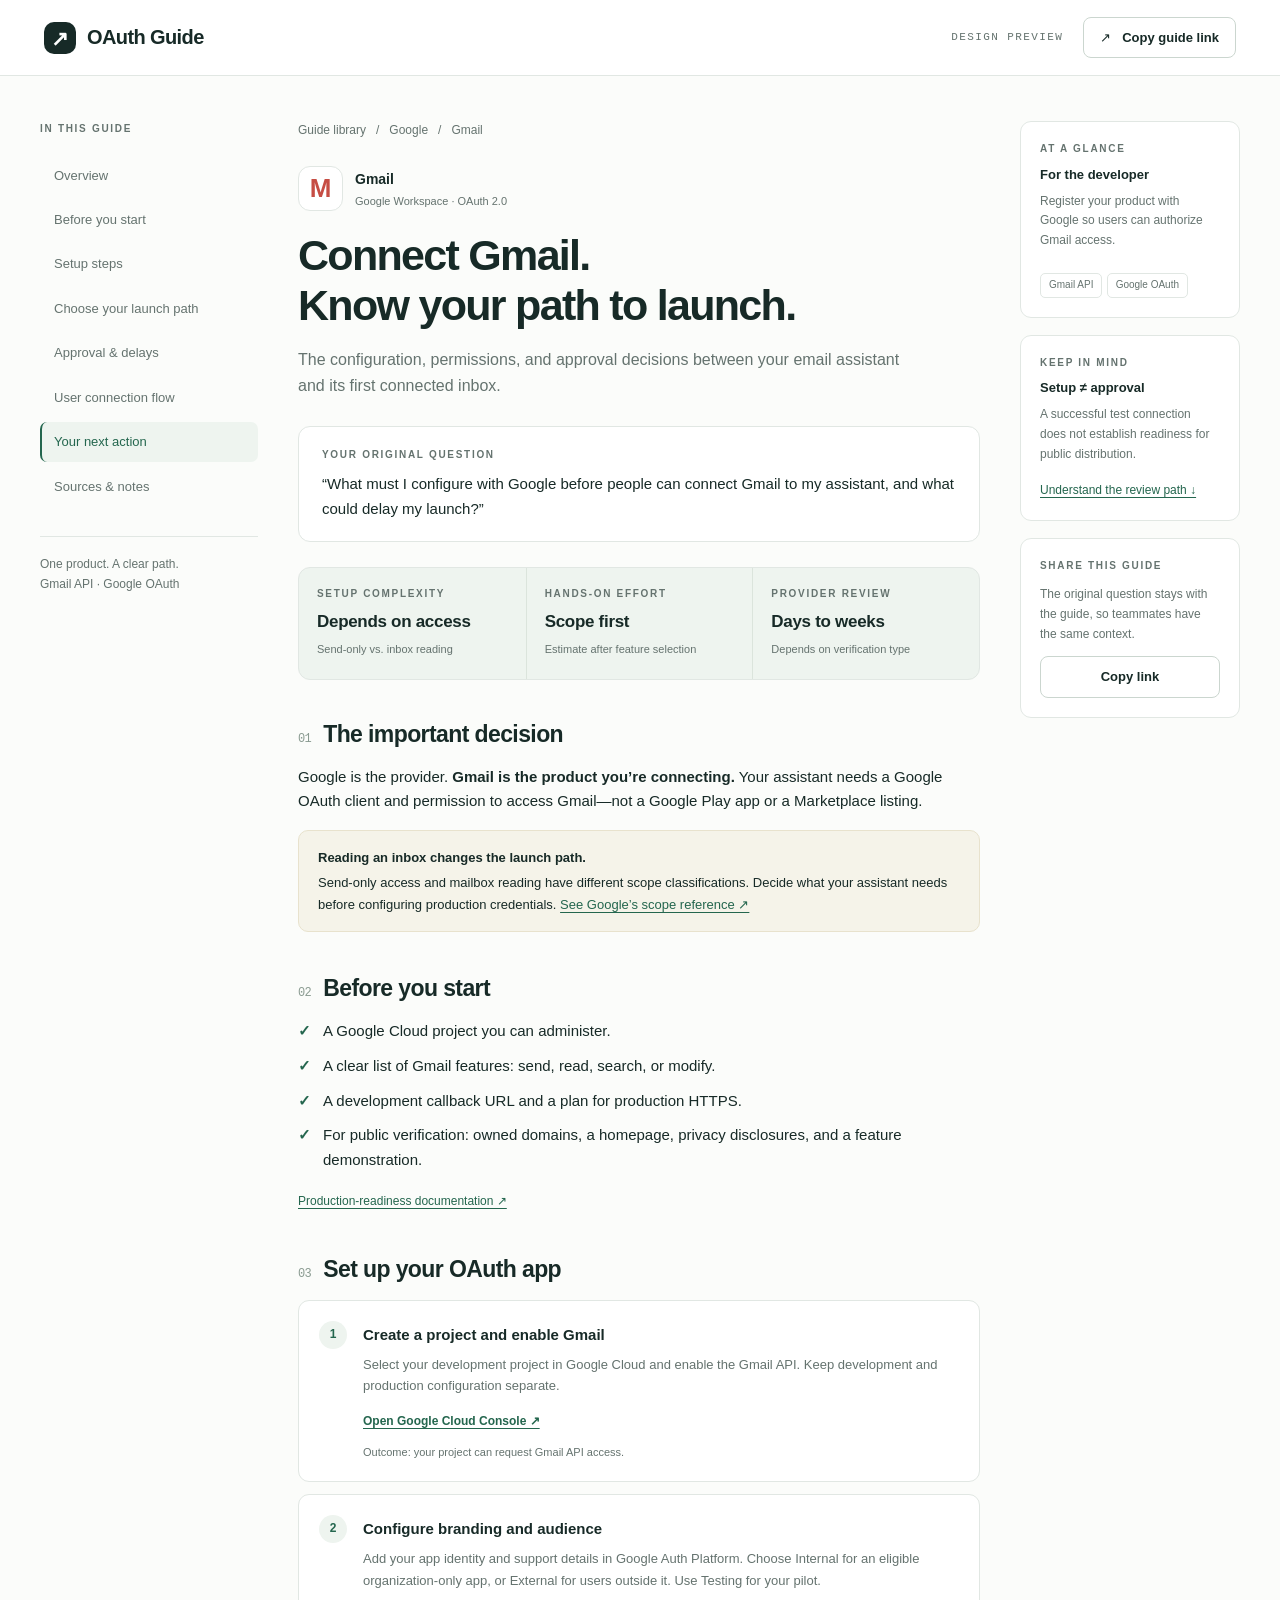
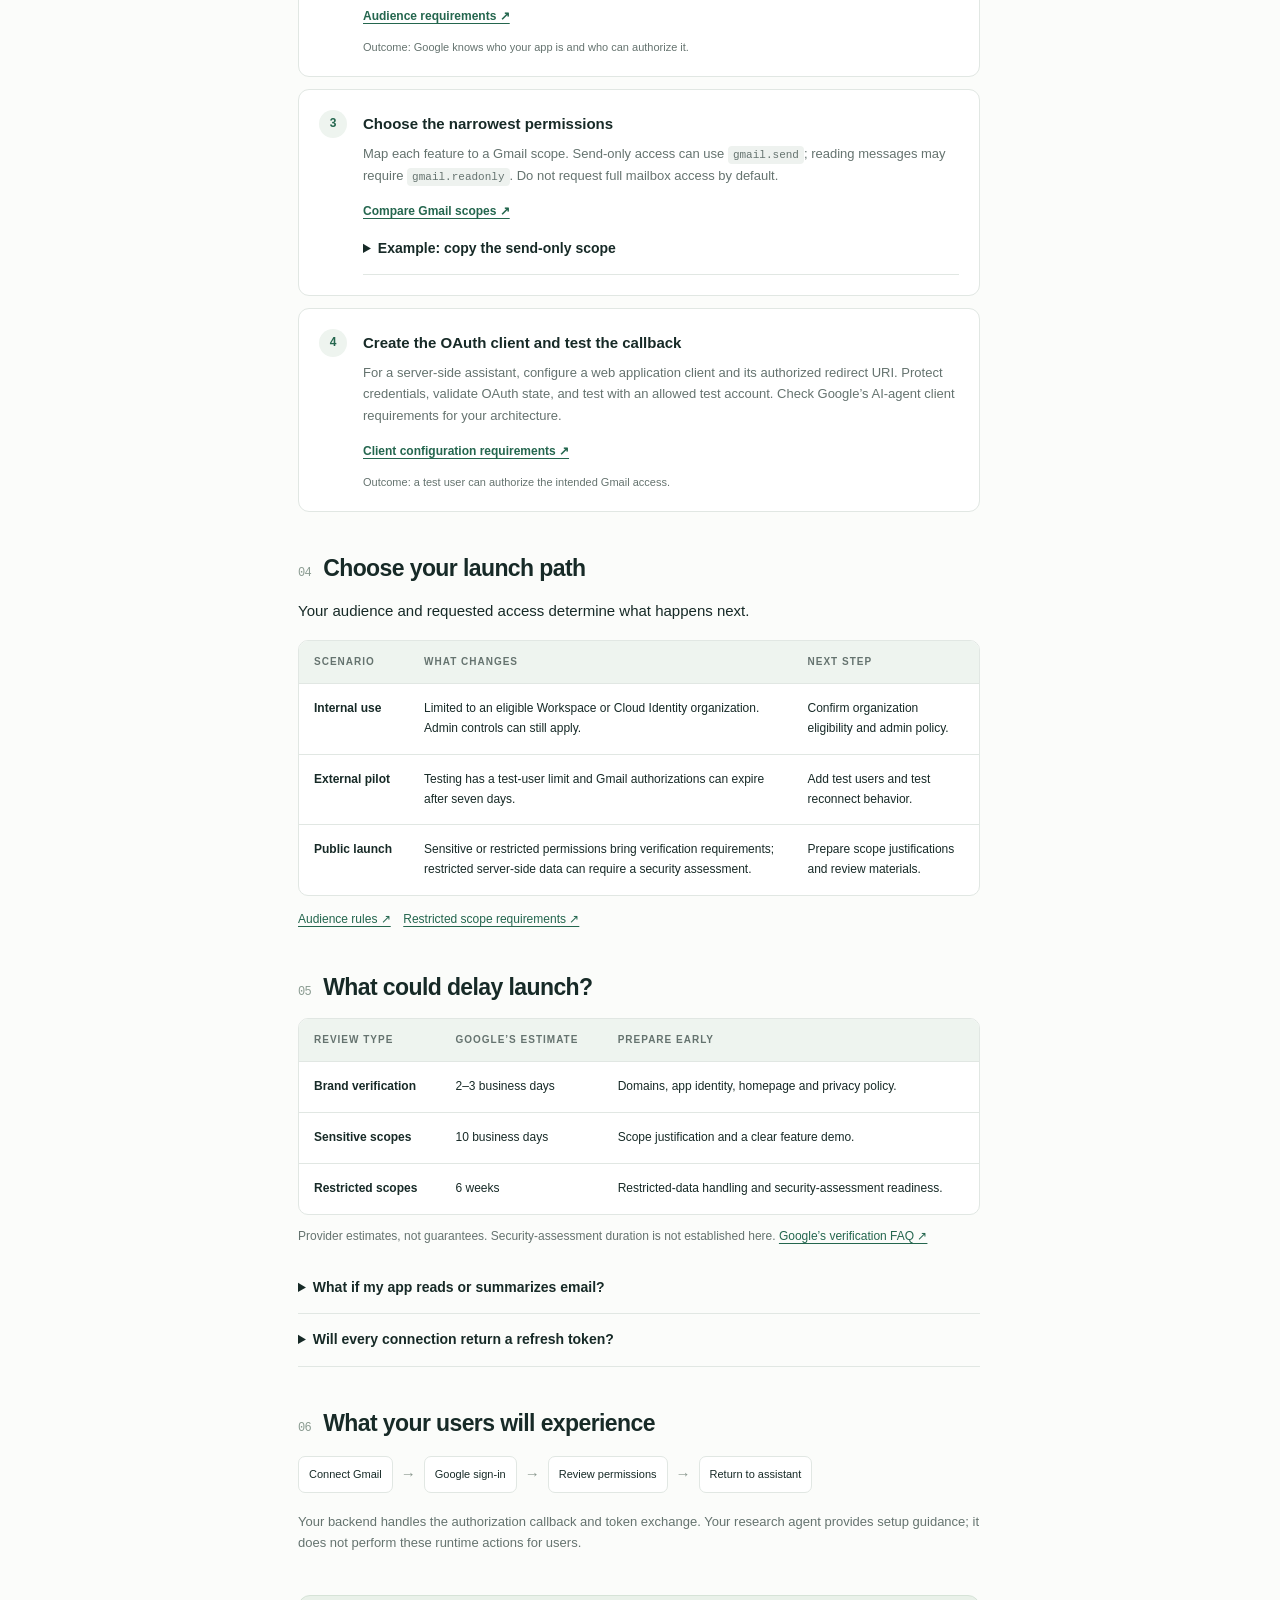
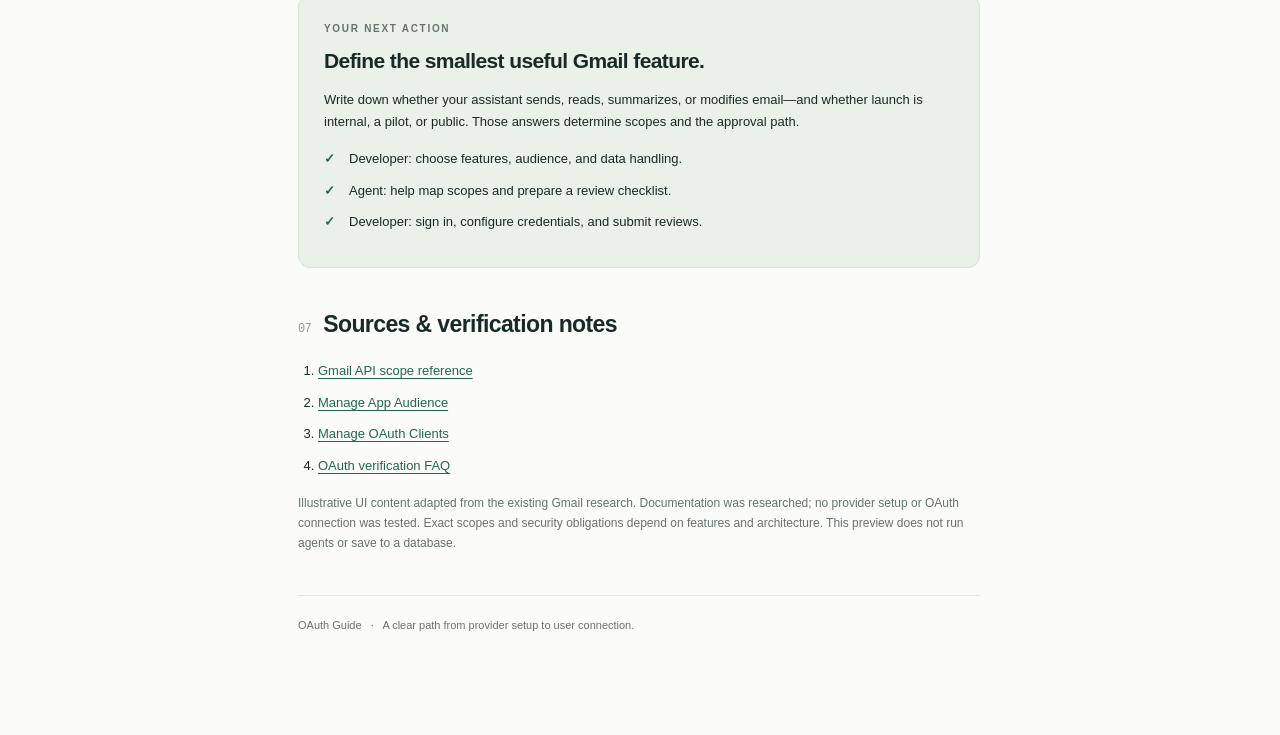
<file: preview/guides/gmail-guide-456/index.html>
<!doctype html>
<html lang="en">
<head>
<meta charset="utf-8"><meta name="viewport" content="width=device-width,initial-scale=1">
<title>Gmail OAuth setup · OAuth Guide</title>
<style>
:root{--ink:#172a27;--muted:#65736f;--line:#e1e7e3;--green:#24664e;--paper:#fbfcfa;--soft:#eef4ef}*{box-sizing:border-box}html{scroll-behavior:smooth;scroll-padding-top:100px}body{margin:0;background:var(--paper);color:var(--ink);font:15px/1.65 -apple-system,BlinkMacSystemFont,"Segoe UI",sans-serif}a{color:var(--green);text-underline-offset:3px}button{font:inherit;cursor:pointer}.top{height:76px;background:#ffffffed;border-bottom:1px solid var(--line);display:flex;align-items:center;justify-content:space-between;padding:0 44px;position:sticky;top:0;z-index:10;backdrop-filter:blur(10px)}.brand{font-weight:680;letter-spacing:-.6px;font-size:20px;display:flex;align-items:center;gap:11px}.mark{display:grid;place-items:center;background:var(--ink);color:white;border-radius:10px;width:32px;height:32px;font-size:21px}.top-right{display:flex;align-items:center;gap:20px}.preview{font:11px/1.4 ui-monospace,monospace;text-transform:uppercase;letter-spacing:1.4px;color:var(--muted)}.button{border:1px solid #cbd6cf;padding:9px 16px;border-radius:8px;background:white;color:var(--ink);font-weight:550;font-size:13px}.layout{max-width:1400px;margin:auto;display:grid;grid-template-columns:218px minmax(0,790px) 220px;gap:40px;padding:45px 40px 100px}.sidebar,.rail{position:sticky;top:116px;align-self:start}.eyebrow{text-transform:uppercase;letter-spacing:1.7px;color:var(--muted);font-size:10px;font-weight:700}.sidebar nav{margin-top:18px;display:grid;gap:5px}.sidebar nav a{text-decoration:none;color:var(--muted);font-size:13px;padding:9px 12px;border-radius:7px;border-left:2px solid transparent}.sidebar nav a:hover,.sidebar nav a.active{color:var(--green);background:var(--soft);border-left-color:var(--green)}.side-note{font-size:12px;color:var(--muted);border-top:1px solid var(--line);margin-top:30px;padding-top:18px}.breadcrumb{font-size:12px;color:var(--muted);margin-bottom:25px}.product{display:flex;align-items:center;gap:12px;margin-bottom:20px}.gmail{width:45px;height:45px;border:1px solid var(--line);border-radius:12px;display:grid;place-items:center;background:white;font-size:26px;font-weight:750;color:#c64d44}.product b{font-size:14px}.product small{display:block;color:var(--muted);font-size:11px}h1{font-size:43px;line-height:1.16;letter-spacing:-1.7px;margin:0 0 16px;font-weight:650}.subtitle{font-size:16px;color:var(--muted);max-width:620px;margin-bottom:27px}.question{border:1px solid var(--line);background:white;padding:20px 23px;border-radius:12px;margin-bottom:25px}.question p{margin:8px 0 0;font-size:15px}.metrics{display:grid;grid-template-columns:repeat(3,1fr);border:1px solid var(--line);border-radius:12px;overflow:hidden;background:var(--soft);margin:25px 0 40px}.metric{padding:18px}.metric+.metric{border-left:1px solid #dbe4dc}.metric b{display:block;margin-top:5px;font-size:17px;letter-spacing:-.3px}.metric small{font-size:11px;color:var(--muted)}section{margin:0 0 42px}h2{font-size:23px;letter-spacing:-.6px;line-height:1.3;margin:0 0 15px}h2 .number{font:12px ui-monospace,monospace;color:#8a9b91;margin-right:12px}p{margin:0 0 16px}.callout{background:#f5f3e9;border:1px solid #e8e2cd;border-radius:10px;padding:16px 19px;font-size:13px}.callout b{display:block;margin-bottom:4px}.checklist{padding:0;list-style:none}.checklist li{margin:10px 0;padding-left:25px;position:relative}.checklist li:before{content:'✓';position:absolute;left:0;color:var(--green);font-weight:650}.step{background:white;border:1px solid var(--line);border-radius:11px;margin:12px 0;padding:20px;display:grid;grid-template-columns:30px 1fr;gap:14px}.step-num{width:28px;height:28px;border-radius:50%;background:var(--soft);display:grid;place-items:center;font-size:12px;font-weight:650;color:var(--green)}h3{font-size:15px;line-height:1.4;margin:3px 0 9px}.step p{font-size:13px;color:var(--muted);margin:0 0 12px}.step a{font-size:12px;font-weight:600}.result{font-size:11px;color:var(--muted);margin-top:10px}.table-wrap{overflow-x:auto;border:1px solid var(--line);border-radius:10px;background:white}table{border-collapse:collapse;width:100%;font-size:12px}th{text-align:left;font-size:10px;text-transform:uppercase;letter-spacing:1px;background:var(--soft);color:var(--muted);padding:13px 15px}td{padding:15px;vertical-align:top;border-top:1px solid var(--line)}td:first-child{font-weight:600;min-width:110px}code{font:11px ui-monospace,monospace;background:#eef2ef;padding:3px 5px;border-radius:4px;overflow-wrap:anywhere}.flow{display:flex;align-items:center;flex-wrap:wrap;gap:8px;margin:18px 0}.flow span{border:1px solid var(--line);padding:8px 10px;border-radius:7px;font-size:11px;background:white}.flow i{font-style:normal;color:#8b9990}.source-link{font-size:12px}details{border-bottom:1px solid var(--line);padding:14px 0}summary{cursor:pointer;font-size:14px;font-weight:550}details p{margin-top:12px;color:var(--muted);font-size:13px}.next{padding:25px;background:#e9f1e9;border:1px solid #d6e3d7;border-radius:12px}.next h2{font-size:21px}.next p{font-size:13px}.rail-card{background:white;border:1px solid var(--line);border-radius:11px;padding:19px;margin-bottom:17px}.rail-card h3{font-size:13px;margin:8px 0}.rail-card p{font-size:12px;color:var(--muted);margin:0 0 12px}.rail-card a{font-size:12px}.tag{display:inline-block;font-size:10px;padding:3px 8px;border:1px solid var(--line);border-radius:5px;margin-top:10px;color:var(--muted)}.sources{font-size:13px;padding-left:20px}.sources li{padding:5px 0}.foot{font-size:11px;color:var(--muted);border-top:1px solid var(--line);padding-top:20px}.copy-scope{border:0;background:transparent;color:var(--green);font-size:11px;margin-left:7px}.toast{position:fixed;bottom:25px;left:50%;transform:translateX(-50%);padding:10px 20px;background:var(--ink);color:white;border-radius:8px;font-size:13px;display:none;z-index:20}a:focus-visible,button:focus-visible,summary:focus-visible{outline:3px solid #69a68a;outline-offset:3px}@media(min-width:1500px){.layout{gap:55px}}@media(max-width:1150px){.layout{grid-template-columns:185px minmax(0,1fr);gap:30px}.rail{display:none}}@media(max-width:740px){.top{padding:0 20px;height:65px}.preview{display:none}.layout{display:block;padding:25px 20px 65px}.sidebar{position:static;margin-bottom:26px}.sidebar .eyebrow,.side-note{display:none}.sidebar nav{display:flex;overflow-x:auto;white-space:nowrap;margin:0;padding-bottom:6px}.sidebar nav a{padding:7px 10px}h1{font-size:34px}.breadcrumb{margin-bottom:20px}.metric{padding:13px}.metric b{font-size:14px}.metric .eyebrow{font-size:8px;letter-spacing:.8px}.metrics{margin-bottom:30px}.question{padding:17px}.top-right{gap:0}h2{font-size:21px}.step{padding:16px;gap:10px}}
@media print{.top,.sidebar,.rail,.toast,.copy-scope{display:none}.layout{display:block;padding:0;max-width:none}body{background:white}section,.step{break-inside:avoid}details{display:block}details>*{display:block}}
</style>
</head>
<body>
<header class="top"><div class="brand"><span class="mark">↗</span> OAuth Guide</div><div class="top-right"><span class="preview">Design preview</span><button class="button" id="copy-link">↗ &nbsp; Copy guide link</button></div></header>
<div class="layout">
<aside class="sidebar"><div class="eyebrow">In this guide</div><nav aria-label="Guide contents"><a class="active" href="#overview">Overview</a><a href="#prerequisites">Before you start</a><a href="#setup">Setup steps</a><a href="#cases">Choose your launch path</a><a href="#approval">Approval & delays</a><a href="#connection">User connection flow</a><a href="#next">Your next action</a><a href="#sources">Sources & notes</a></nav><p class="side-note">One product. A clear path.<br>Gmail API · Google OAuth</p></aside>
<main>
<div class="breadcrumb">Guide library &nbsp; / &nbsp; Google &nbsp; / &nbsp; Gmail</div>
<div class="product"><div class="gmail" aria-hidden="true">M</div><div><b>Gmail</b><small>Google Workspace · OAuth 2.0</small></div></div>
<h1>Connect Gmail.<br>Know your path to launch.</h1>
<p class="subtitle">The configuration, permissions, and approval decisions between your email assistant and its first connected inbox.</p>
<div class="question"><div class="eyebrow">Your original question</div><p>“What must I configure with Google before people can connect Gmail to my assistant, and what could delay my launch?”</p></div>
<div class="metrics"><div class="metric"><div class="eyebrow">Setup complexity</div><b>Depends on access</b><small>Send-only vs. inbox reading</small></div><div class="metric"><div class="eyebrow">Hands-on effort</div><b>Scope first</b><small>Estimate after feature selection</small></div><div class="metric"><div class="eyebrow">Provider review</div><b>Days to weeks</b><small>Depends on verification type</small></div></div>
<section id="overview"><h2><span class="number">01</span>The important decision</h2><p>Google is the provider. <strong>Gmail is the product you’re connecting.</strong> Your assistant needs a Google OAuth client and permission to access Gmail—not a Google Play app or a Marketplace listing.</p><div class="callout"><b>Reading an inbox changes the launch path.</b>Send-only access and mailbox reading have different scope classifications. Decide what your assistant needs before configuring production credentials. <a href="https://developers.google.com/workspace/gmail/api/auth/scopes" target="_blank" rel="noopener noreferrer">See Google’s scope reference ↗</a></div></section>
<section id="prerequisites"><h2><span class="number">02</span>Before you start</h2><ul class="checklist"><li>A Google Cloud project you can administer.</li><li>A clear list of Gmail features: send, read, search, or modify.</li><li>A development callback URL and a plan for production HTTPS.</li><li>For public verification: owned domains, a homepage, privacy disclosures, and a feature demonstration.</li></ul><a class="source-link" href="https://developers.google.com/identity/protocols/oauth2/production-readiness/overview" target="_blank" rel="noopener noreferrer">Production-readiness documentation ↗</a></section>
<section id="setup"><h2><span class="number">03</span>Set up your OAuth app</h2>
<article class="step"><span class="step-num">1</span><div><h3>Create a project and enable Gmail</h3><p>Select your development project in Google Cloud and enable the Gmail API. Keep development and production configuration separate.</p><a href="https://console.cloud.google.com/" target="_blank" rel="noopener noreferrer">Open Google Cloud Console ↗</a><div class="result">Outcome: your project can request Gmail API access.</div></div></article>
<article class="step"><span class="step-num">2</span><div><h3>Configure branding and audience</h3><p>Add your app identity and support details in Google Auth Platform. Choose Internal for an eligible organization-only app, or External for users outside it. Use Testing for your pilot.</p><a href="https://support.google.com/cloud/answer/15549945?hl=en" target="_blank" rel="noopener noreferrer">Audience requirements ↗</a><div class="result">Outcome: Google knows who your app is and who can authorize it.</div></div></article>
<article class="step"><span class="step-num">3</span><div><h3>Choose the narrowest permissions</h3><p>Map each feature to a Gmail scope. Send-only access can use <code>gmail.send</code>; reading messages may require <code>gmail.readonly</code>. Do not request full mailbox access by default.</p><a href="https://developers.google.com/workspace/gmail/api/auth/scopes" target="_blank" rel="noopener noreferrer">Compare Gmail scopes ↗</a><details><summary>Example: copy the send-only scope</summary><p><code id="scope">https://www.googleapis.com/auth/gmail.send</code><button class="copy-scope" id="copy-scope">Copy</button></p><p>Google classifies this scope as sensitive. It does not permit reading mail.</p></details></div></article>
<article class="step"><span class="step-num">4</span><div><h3>Create the OAuth client and test the callback</h3><p>For a server-side assistant, configure a web application client and its authorized redirect URI. Protect credentials, validate OAuth state, and test with an allowed test account. Check Google’s AI-agent client requirements for your architecture.</p><a href="https://support.google.com/cloud/answer/15549257?hl=en" target="_blank" rel="noopener noreferrer">Client configuration requirements ↗</a><div class="result">Outcome: a test user can authorize the intended Gmail access.</div></div></article></section>
<section id="cases"><h2><span class="number">04</span>Choose your launch path</h2><p>Your audience and requested access determine what happens next.</p><div class="table-wrap"><table><thead><tr><th>Scenario</th><th>What changes</th><th>Next step</th></tr></thead><tbody><tr><td>Internal use</td><td>Limited to an eligible Workspace or Cloud Identity organization. Admin controls can still apply.</td><td>Confirm organization eligibility and admin policy.</td></tr><tr><td>External pilot</td><td>Testing has a test-user limit and Gmail authorizations can expire after seven days.</td><td>Add test users and test reconnect behavior.</td></tr><tr><td>Public launch</td><td>Sensitive or restricted permissions bring verification requirements; restricted server-side data can require a security assessment.</td><td>Prepare scope justifications and review materials.</td></tr></tbody></table></div><p style="margin-top:10px"><a class="source-link" href="https://support.google.com/cloud/answer/15549945?hl=en" target="_blank" rel="noopener noreferrer">Audience rules ↗</a> &nbsp; <a class="source-link" href="https://developers.google.com/identity/protocols/oauth2/production-readiness/restricted-scope-verification" target="_blank" rel="noopener noreferrer">Restricted scope requirements ↗</a></p></section>
<section id="approval"><h2><span class="number">05</span>What could delay launch?</h2><div class="table-wrap"><table><thead><tr><th>Review type</th><th>Google’s estimate</th><th>Prepare early</th></tr></thead><tbody><tr><td>Brand verification</td><td>2–3 business days</td><td>Domains, app identity, homepage and privacy policy.</td></tr><tr><td>Sensitive scopes</td><td>10 business days</td><td>Scope justification and a clear feature demo.</td></tr><tr><td>Restricted scopes</td><td>6 weeks</td><td>Restricted-data handling and security-assessment readiness.</td></tr></tbody></table></div><p style="font-size:12px;color:var(--muted);margin-top:12px">Provider estimates, not guarantees. Security-assessment duration is not established here. <a href="https://support.google.com/cloud/answer/13463817?hl=en" target="_blank" rel="noopener noreferrer">Google’s verification FAQ ↗</a></p><details><summary>What if my app reads or summarizes email?</summary><p>Plan for restricted scopes. If you store or transmit restricted data on servers, Google documents a security-assessment requirement. Clarify how data reaches your model provider, how long you retain it, and how users can delete it.</p></details><details><summary>Will every connection return a refresh token?</summary><p>No. Offline access, prior consent, testing status, and token lifecycle rules affect refresh-token availability and validity. Test reconnect and revoked-access handling; do not assume indefinite access.</p><a class="source-link" href="https://developers.google.com/identity/protocols/oauth2/web-server" target="_blank" rel="noopener noreferrer">Google OAuth web-server flow ↗</a></details></section>
<section id="connection"><h2><span class="number">06</span>What your users will experience</h2><div class="flow"><span>Connect Gmail</span><i>→</i><span>Google sign-in</span><i>→</i><span>Review permissions</span><i>→</i><span>Return to assistant</span></div><p style="font-size:13px;color:var(--muted)">Your backend handles the authorization callback and token exchange. Your research agent provides setup guidance; it does not perform these runtime actions for users.</p></section>
<section id="next" class="next"><div class="eyebrow">Your next action</div><h2 style="margin-top:9px">Define the smallest useful Gmail feature.</h2><p>Write down whether your assistant sends, reads, summarizes, or modifies email—and whether launch is internal, a pilot, or public. Those answers determine scopes and the approval path.</p><ul class="checklist" style="font-size:13px;margin-bottom:0"><li>Developer: choose features, audience, and data handling.</li><li>Agent: help map scopes and prepare a review checklist.</li><li>Developer: sign in, configure credentials, and submit reviews.</li></ul></section>
<section id="sources"><h2><span class="number">07</span>Sources & verification notes</h2><ol class="sources"><li><a href="https://developers.google.com/workspace/gmail/api/auth/scopes" target="_blank" rel="noopener noreferrer">Gmail API scope reference</a></li><li><a href="https://support.google.com/cloud/answer/15549945?hl=en" target="_blank" rel="noopener noreferrer">Manage App Audience</a></li><li><a href="https://support.google.com/cloud/answer/15549257?hl=en" target="_blank" rel="noopener noreferrer">Manage OAuth Clients</a></li><li><a href="https://support.google.com/cloud/answer/13463817?hl=en" target="_blank" rel="noopener noreferrer">OAuth verification FAQ</a></li></ol><p style="font-size:12px;color:var(--muted)">Illustrative UI content adapted from the existing Gmail research. Documentation was researched; no provider setup or OAuth connection was tested. Exact scopes and security obligations depend on features and architecture. This preview does not run agents or save to a database.</p></section>
<footer class="foot">OAuth Guide &nbsp; · &nbsp; A clear path from provider setup to user connection.</footer>
</main>
<aside class="rail"><div class="rail-card"><div class="eyebrow">At a glance</div><h3>For the developer</h3><p>Register your product with Google so users can authorize Gmail access.</p><span class="tag">Gmail API</span> <span class="tag">Google OAuth</span></div><div class="rail-card"><div class="eyebrow">Keep in mind</div><h3>Setup ≠ approval</h3><p>A successful test connection does not establish readiness for public distribution.</p><a href="#approval">Understand the review path ↓</a></div><div class="rail-card"><div class="eyebrow">Share this guide</div><p style="margin-top:10px">The original question stays with the guide, so teammates have the same context.</p><button class="button" id="copy-link-side" style="width:100%">Copy link</button></div></aside>
</div><div class="toast" id="toast" role="status" aria-live="polite"></div>
<script>
const toast=document.querySelector('#toast');let timer;
async function copyText(text){try{await navigator.clipboard.writeText(text);toast.textContent='Copied to clipboard';}catch{toast.textContent='Clipboard unavailable. Copy from the address bar or select the value.';}toast.style.display='block';clearTimeout(timer);timer=setTimeout(()=>toast.style.display='none',3500);}
document.querySelector('#copy-link').onclick=()=>copyText(location.href);
document.querySelector('#copy-link-side').onclick=()=>copyText(location.href);
document.querySelector('#copy-scope').onclick=()=>copyText(document.querySelector('#scope').textContent);
const links=[...document.querySelectorAll('nav a')];const sections=[...document.querySelectorAll('main section')];
const observer=new IntersectionObserver(entries=>{for(const entry of entries)if(entry.isIntersecting){for(const a of links){const active=a.hash==='#'+entry.target.id;a.classList.toggle('active',active);if(active)a.setAttribute('aria-current','location');else a.removeAttribute('aria-current');}}},{rootMargin:'-15% 0px -60% 0px'});sections.forEach(s=>observer.observe(s));
</script>
</body></html>
</file>
